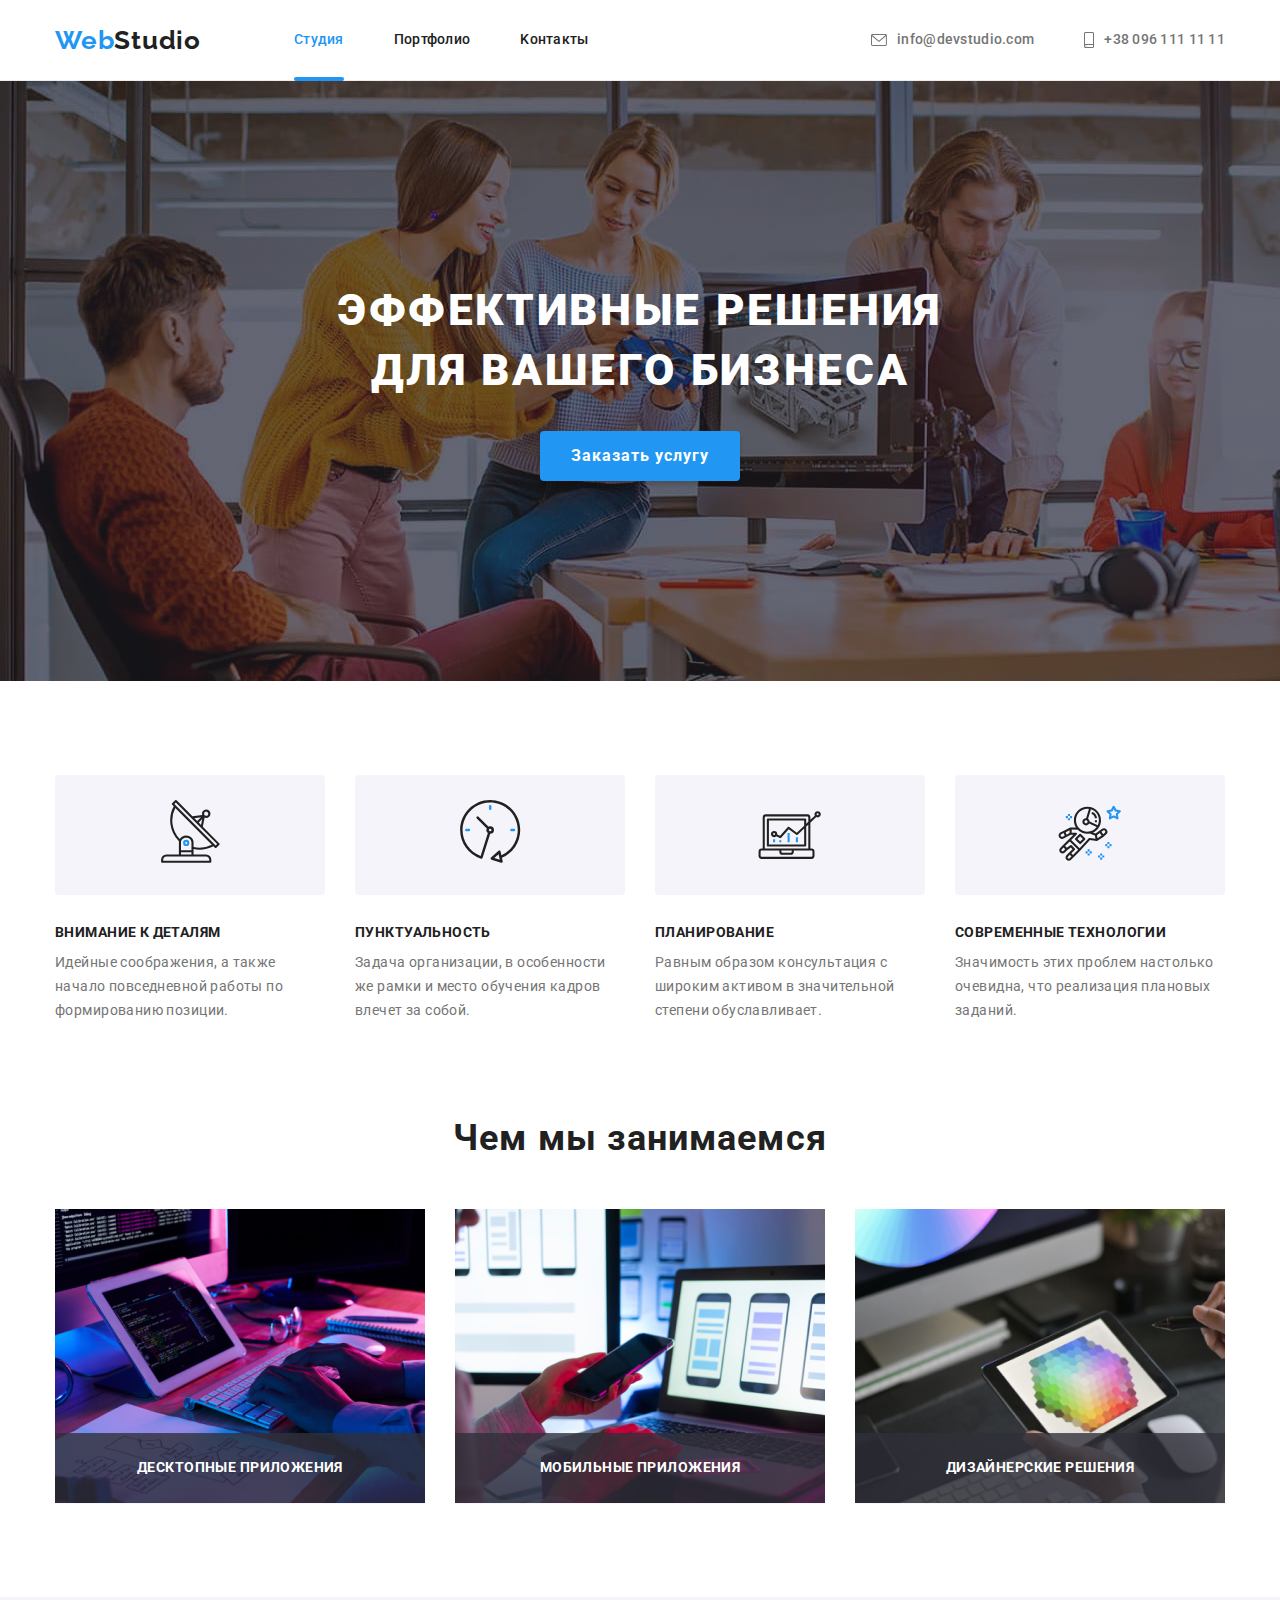
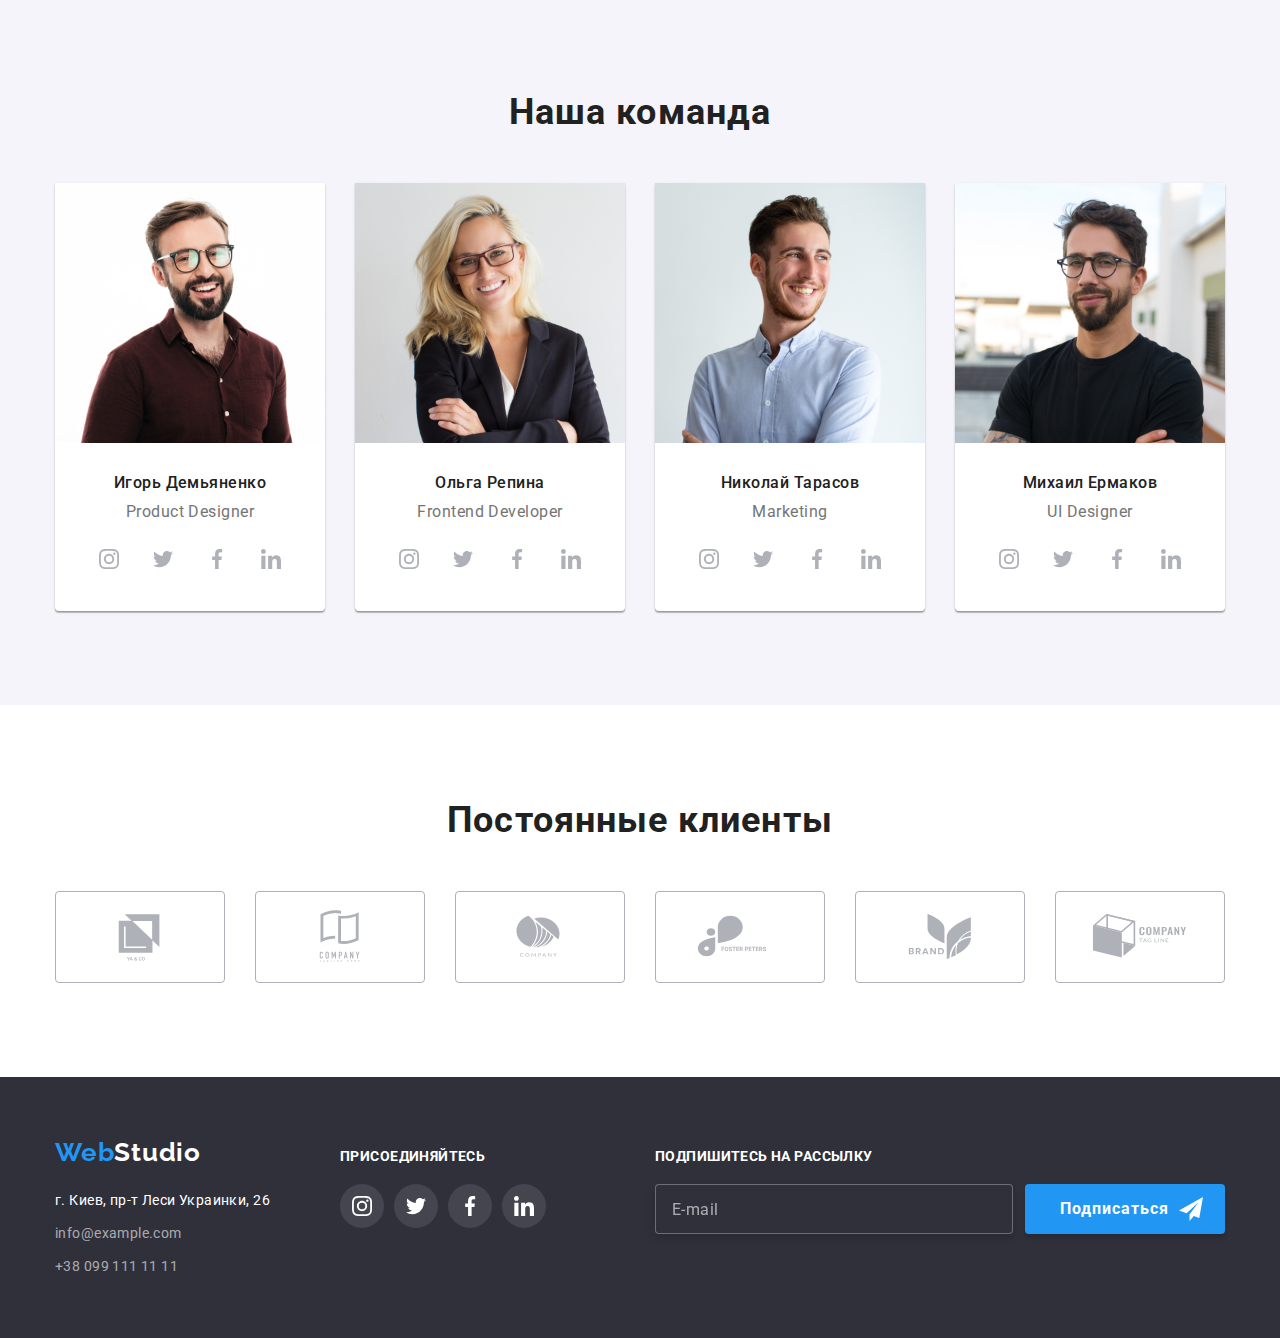
<file: index.html>
<!DOCTYPE html>
<html lang="ru">

<head>
  <link href="https://fonts.googleapis.com/css2?family=Raleway:wght@700&family=Roboto:wght@400;500;700;900&display=swap"
    rel="stylesheet" />
  <link rel="stylesheet"
    href="https://cdnjs.cloudflare.com/ajax/libs/modern-normalize/1.1.0/modern-normalize.min.css" />
  <link rel="stylesheet" type="text/css" href="./css/styles.css" />
  <title>WebStudio</title>
</head>

<body>
  <!-- HEADER-->
  <header class="header">
    <div class="container">
      <nav class="nav-header">
        <a href="index.html" class="logo-link"><span class="logo-accent">Web</span>Studio</a>
        <ul class="nav">
          <li class="nav-item">
            <a href="./index.html" class="nav-link current-link">Студия</a>
          </li>
          <li class="nav-item"><a href="./portfolio.html" class="nav-link">Портфолио</a></li>
          <li class="nav-item">
            <a href="" class="nav-link">Kонтакты</a>
          </li>
        </ul>
      </nav>
      <ul class="header-contacts">
        <li class="header-contacts-item">
          <a href="mailto:info@devstudio.com" class="header-contact">
            <svg class="header-icon" width="16px" height="12px">
              <use href="./imajes/sprite.svg#icon-envelope-hover"></use>
            </svg>info@devstudio.com
          </a>
        </li>
        <li class="header-contacts-item">
          <a href="tel:+380961111111" class="header-contact">
            <svg class="header-icon" width="10px" height="16px">
              <use href="./imajes/sprite.svg#icon-smartphone"></use>
            </svg>+38 096 111 11 11
          </a>
        </li>
      </ul>
    </div>
  </header>
  <!--Hero section-->
  <main>
    <section class="section hero">
      <div class="container">
        <h1 class="hero-title">Эффективные решения для вашего бизнеса</h1>
        <button data-modal-open type="button" class="button">Заказать услугу</button>
      </div>
    </section>

    <!--Our advantages-->
    <section class="advantag">
      <div class="container">
        <ul class="advantag-list">
          <li class="advantag-item">
            <div class="icon-background">
              <svg width="70px" height="70px">
                <use href="./imajes/sprite.svg#icon-antenna-1"></use>
              </svg>
            </div>
            <h3 class="advantag-title">Внимание к деталям</h3>
            <p class="advantag-text">
              Идейные соображения, а также начало повседневной работы по формированию позиции.
            </p>
          </li>
          <li class="advantag-item">
            <div class="icon-background">
              <svg width="70px" height="70px">
                <use href="./imajes/sprite.svg#icon-clock-1"></use>
              </svg>
            </div>
            <h3 class="advantag-title">Пунктуальность</h3>
            <p class="advantag-text">
              Задача организации, в особенности же рамки и место обучения кадров влечет за собой.
            </p>
          </li>
          <li class="advantag-item">
            <div class="icon-background">
              <svg width="70px" height="70px">
                <use href="./imajes/sprite.svg#icon-diagram-1"></use>
              </svg>
            </div>
            <h3 class="advantag-title">Планирование</h3>
            <p class="advantag-text">
              Равным образом консультация с широким активом в значительной степени обуславливает.
            </p>
          </li>
          <li class="advantag-item">
            <div class="icon-background">
              <svg width="70px" height="70px">
                <use href="./imajes/sprite.svg#icon-astronaut-1"></use>
              </svg>
            </div>
            <h3 class="advantag-title">Современные технологии</h3>
            <p class="advantag-text">
              Значимость этих проблем настолько очевидна, что реализация плановых заданий.
            </p>
          </li>
        </ul>
      </div>
    </section>
    <!--What are we doing-->
    <section class="doin">
      <div class="container">
        <h2 class="doin-title">Чем мы занимаемся</h2>
        <ul class="doin-list">
          <li class="doin-list-item">
            <img src="./imajes/table.jpg" alt="клавиатура" height="294" width="370" />
            <div class="doin-thumb">
              <p class="thumb-text">Десктопные приложения</p>
            </div>
          </li>
          <li class="doin-list-item">
            <img src="./imajes/phone.jpg" alt="телефон" height="294" width="370" />
            <div class="doin-thumb">
              <p class="thumb-text">Мобильные приложения</p>
            </div>
          </li>
          <li class="doin-list-item">
            <img src="./imajes/keyboard.jpg" alt="планшет" height="294" width="370" />
            <div class="doin-thumb">
              <p class="thumb-text">Дизайнерские решения</p>
            </div>
          </li>
        </ul>
      </div>
    </section>
    <!--team-->
    <section class="team">
      <div class="container">
        <h2 class="team-title">Наша команда</h2>
        <ul class="team-list">
          <li class="team-list-lastname">
            <img src="./imajes/img4.jpg" alt="игорь" width="270" height="260" />
            <div class="team-list-name">
              <h3 class="team-name">Игорь Демьяненко</h3>
              <p class="team-post">Product Designer</p>
              <ul class="social-list">
                <li class="social-item">
                  <a href="" class="social-link"><svg class="social-icon" width="20px" height="20px">
                      <use href="./imajes/sprite.svg#icon-instagram-2"></use>
                    </svg>
                  </a>
                </li>
                <li class="social-item">
                  <a href="" class="social-link"><svg class="social-icon" width="20px" height="20px">
                      <use href="./imajes/sprite.svg#icon-twitter-1"></use>
                    </svg>
                  </a>
                </li>
                <li class="social-item">
                  <a href="" class="social-link"><svg class="social-icon" width="20px" height="20px">
                      <use href="./imajes/sprite.svg#icon-facebook-1"></use>
                    </svg>
                  </a>
                </li>
                <li class="social-item">
                  <a href="" class="social-link"><svg class="social-icon" width="20px" height="20px">
                      <use href="./imajes/sprite.svg#icon-linkedin-1"></use>
                    </svg>
                  </a>
                </li>
              </ul>
            </div>
          </li>
          <li class="team-list-lastname">
            <img src="./imajes/img5.jpg" alt="ольга" width="270" height="260" />
            <div class="team-list-name">
              <h3 class="team-name">Ольга Репина</h3>
              <p class="team-post">Frontend Developer</p>
              <ul class="social-list">
                <li class="social-item">
                  <a href="" class="social-link">
                    <svg class="social-icon" width="20px" height="20px">
                      <use href="./imajes/sprite.svg#icon-instagram-2"></use>
                    </svg>
                  </a>
                </li>
                <li class="social-item">
                  <a href="" class="social-link">
                    <svg class="social-icon" width="20px" height="20px">
                      <use href="./imajes/sprite.svg#icon-twitter-1"></use>
                    </svg>
                  </a>
                </li>
                <li class="social-item">
                  <a href="" class="social-link">
                    <svg class="social-icon" width="20px" height="20px">
                      <use href="./imajes/sprite.svg#icon-facebook-1"></use>
                    </svg>
                  </a>
                </li>
                <li class="social-item">
                  <a href="" class="social-link"><svg class="social-icon" width="20px" height="20px">
                      <use href="./imajes/sprite.svg#icon-linkedin-1"></use>
                    </svg>
                  </a>
                </li>
              </ul>
            </div>
          </li>
          <li class="team-list-lastname">
            <img src="./imajes/img6.jpg" alt="николай" width="270" height="260" />
            <div class="team-list-name">
              <h3 class="team-name">Николай Тарасов</h3>
              <p class="team-post">Marketing</p>
              <ul class="social-list">
                <li class="social-item">
                  <a href="" class="social-link"><svg class="social-icon" width="20px" height="20px">
                      <use href="./imajes/sprite.svg#icon-instagram-2"></use>
                    </svg>
                  </a>
                </li>
                <li class="social-item">
                  <a href="" class="social-link"><svg class="social-icon" width="20px" height="20px">
                      <use href="./imajes/sprite.svg#icon-twitter-1"></use>
                    </svg>
                  </a>
                </li>
                <li class="social-item">
                  <a href="" class="social-link"><svg class="social-icon" width="20px" height="20px">
                      <use href="./imajes/sprite.svg#icon-facebook-1"></use>
                    </svg>
                  </a>
                </li>
                <li class="social-item">
                  <a href="" class="social-link"><svg class="social-icon" width="20px" height="20px">
                      <use href="./imajes/sprite.svg#icon-linkedin-1"></use>
                    </svg>
                  </a>
                </li>
              </ul>
            </div>
          </li>
          <li class="team-list-lastname">
            <img src="./imajes/img7.jpg" alt="михаил" width="270" height="260" />
            <div class="team-list-name">
              <h3 class="team-name">Михаил Ермаков</h3>
              <p class="team-post">UI Designer</p>
              <ul class="social-list">
                <li class="social-item">
                  <a href="" class="social-link">
                    <svg class="social-icon" width="20px" height="20px">
                      <use href="./imajes/sprite.svg#icon-instagram-2"></use>
                    </svg>
                  </a>
                </li>
                <li class="social-item">
                  <a href="" class="social-link">
                    <svg class="social-icon" width="20px" height="20px">
                      <use href="./imajes/sprite.svg#icon-twitter-1"></use>
                    </svg>
                  </a>
                </li>
                <li class="social-item">
                  <a href="" class="social-link">
                    <svg class="social-icon" width="20px" height="20px">
                      <use href="./imajes/sprite.svg#icon-facebook-1"></use>
                    </svg>
                  </a>
                </li>
                <li class="social-item">
                  <a href="" class="social-link">
                    <svg class="social-icon" width="20px" height="20px">
                      <use href="./imajes/sprite.svg#icon-linkedin-1"></use>
                    </svg>
                  </a>
                </li>
              </ul>
            </div>
          </li>
        </ul>
      </div>
    </section>
    <section class="clients">
      <div class="container">
        <h2 class="clients-title">Постоянные клиенты</h2>
        <ul class="clients-list">
          <li class="clients-item">
            <a href="" class="clients-link">
              <svg class="clients-icon" width="106px" height="60px">
                <use href="./imajes/sprite.svg#icon-yaco"></use>
              </svg>
            </a>
          </li>
          <li class="clients-item">
            <a href="" class="clients-link">
              <svg class="clients-icon" width="106px" height="60px">
                <use href="./imajes/sprite.svg#icon-tagline"></use>
              </svg>
            </a>
          </li>
          <li class="clients-item">
            <a href="" class="clients-link">
              <svg class="clients-icon" width="106px" height="60px">
                <use href="./imajes/sprite.svg#icon-company"></use>
              </svg>
            </a>
          </li>
          <li class="clients-item">
            <a href="" class="clients-link">
              <svg class="clients-icon" width="106px" height="60px">
                <use href="./imajes/sprite.svg#icon-foster"></use>
              </svg>
            </a>
          </li>
          <li class="clients-item">
            <a href="" class="clients-link">
              <svg class="clients-icon" width="106px" height="60px">
                <use href="./imajes/sprite.svg#icon-brand"></use>
              </svg>
            </a>
          </li>
          <li class="clients-item">
            <a href="" class="clients-link">
              <svg class="clients-icon" width="106" height="60">
                <use href="./imajes/sprite.svg#icon-tag"></use>
              </svg>
            </a>
          </li>
        </ul>
      </div>
    </section>
  </main>

  <!--FOOOOOOTEEEERRRRRR-->
  <footer class="footer-section">
    <div class="container footer">
      <div class="address-wrap">
        <a href="./index.html" class="footer-logo"><span class="logo-accent">Web</span>Studio</a>
        <address class="address">
          <span class="footer-text">г. Киев, пр-т Леси Украинки, 26</span>
          <a href="mailto:info@example.com" class="footer-contacts">info@example.com</a>
          <a href="tel:+380991111111" class="footer-contacts">+38 099 111 11 11</a>
        </address>
      </div>
      <div class="slogan-wrap">
        <h3 class="footer-slogan">Присоединяйтесь</h3>
        <ul class="social-list footer">
          <li class="social-item">
            <a href="" class="social-link footer">
              <svg class="social-icon" width="20px" height="20px">
                <use href="./imajes/sprite.svg#icon-instagram-2"></use>
              </svg>
            </a>
          </li>
          <li class="social-item">
            <a href="" class="social-link footer">
              <svg class="social-icon" width="20px" height="20px">
                <use href="./imajes/sprite.svg#icon-twitter-1"></use>
              </svg>
            </a>
          </li>
          <li class="social-item">
            <a href="" class="social-link footer"><svg class="social-icon" width="20px" height="20px">
                <use href="./imajes/sprite.svg#icon-facebook-1"></use>
              </svg>
            </a>
          </li>
          <li class="social-item">
            <a href="" class="social-link footer">
              <svg class="social-icon" width="20px" height="20px">
                <use href="./imajes/sprite.svg#icon-linkedin-1"></use>
              </svg>
            </a>
          </li>
        </ul>
      </div>
      <div class="footer-form">
        <h3 class="footer-slogan">Подпишитесь на рассылку</h3>
        <div class="footer-form-wrapper">
          <form class="label-footer">
            <input class="footer-input" type="email" name="footer-email" placeholder="E-mail" />
            <button type="submit" class="button footer-button">
              <span class="footer-button-title">Подписаться</span>
              <svg class="social-icon-sab" width="24px" height="24px">
                <use href="./imajes/sprite.svg#icon-icon-send"></use>
              </svg>

            </button>
          </form>
        </div>
      </div>
    </div>
  </footer>
  <!--MODAL-->
  <div data-modal class="backdrop is-hidden">
    <div class="modal">
      <button data-modal-close class="close-button">
        <svg class="icon-close" width="16px" height="16px">
          <use href="./imajes/sprite.svg#icon-close-black"></use>
        </svg>
      </button>
      <form class="form">
        <div class="form-content" role="group" aria-labelledby="contact-details-head">
          <p class="form-title" id="contact-details-head">
            Оставьте свои данные, мы вам перезвоним
          </p>
          <div class="form-field">
            <label class="form-label" for="name">Имя</label>
            <input class="form-input" name="name" type="text" id="name" autofocus />
            <svg class="input-icon" width="13px" height="13px">
              <use href="./imajes/sprite.svg#icon-persona"></use>
            </svg>
          </div>
          <div class="form-field">
            <label class="form-label" for="phone">Телефон</label>
            <input class="form-input" name="phone" type="tel" id="phone" />
            <svg class="input-icon" width="13px" height="13px">
              <use href="./imajes/sprite.svg#icon-phone"></use>
            </svg>
          </div>
          <div class="form-field">
            <label class="form-label" for="email">Почта</label>
            <input class="form-input" name="email" type="email" id="email" />
            <svg class="input-icon" width="15px" height="12px">
              <use class="use-icon" href="./imajes/sprite.svg#icon-mail"></use>
            </svg>
          </div>
          <div class="form-field">
            <label class="form-label" for="comment">Комментарий</label>
            <textarea class="form-comment" name="comment" id="comment" cols="30" rows="10"
              placeholder="Введите текст"></textarea>
          </div>
        </div>
        <div class="form-checkbox">
          <input class="checkbox" type="checkbox" name="checkbox" id="checkbox" />
          <label class="checkbox-label" for="checkbox">
            <svg class="checkbox-icon" width="16px" height="15px">
              <use href="./imajes/sprite.svg#icon-check-1"></use>
            </svg>
            <span class="checkbox-text">Соглашаюсь с рассылкой и принимаю<a class="checkbox-link" href="./">
                Условия договора</a>
            </span>
          </label>
        </div>
        <button class="button button-form-modal" type="submit">Отправить</button>
      </form>

    </div>
  </div>
  <script src="./js/modal.js"></script>
</body>

</html>
</file>
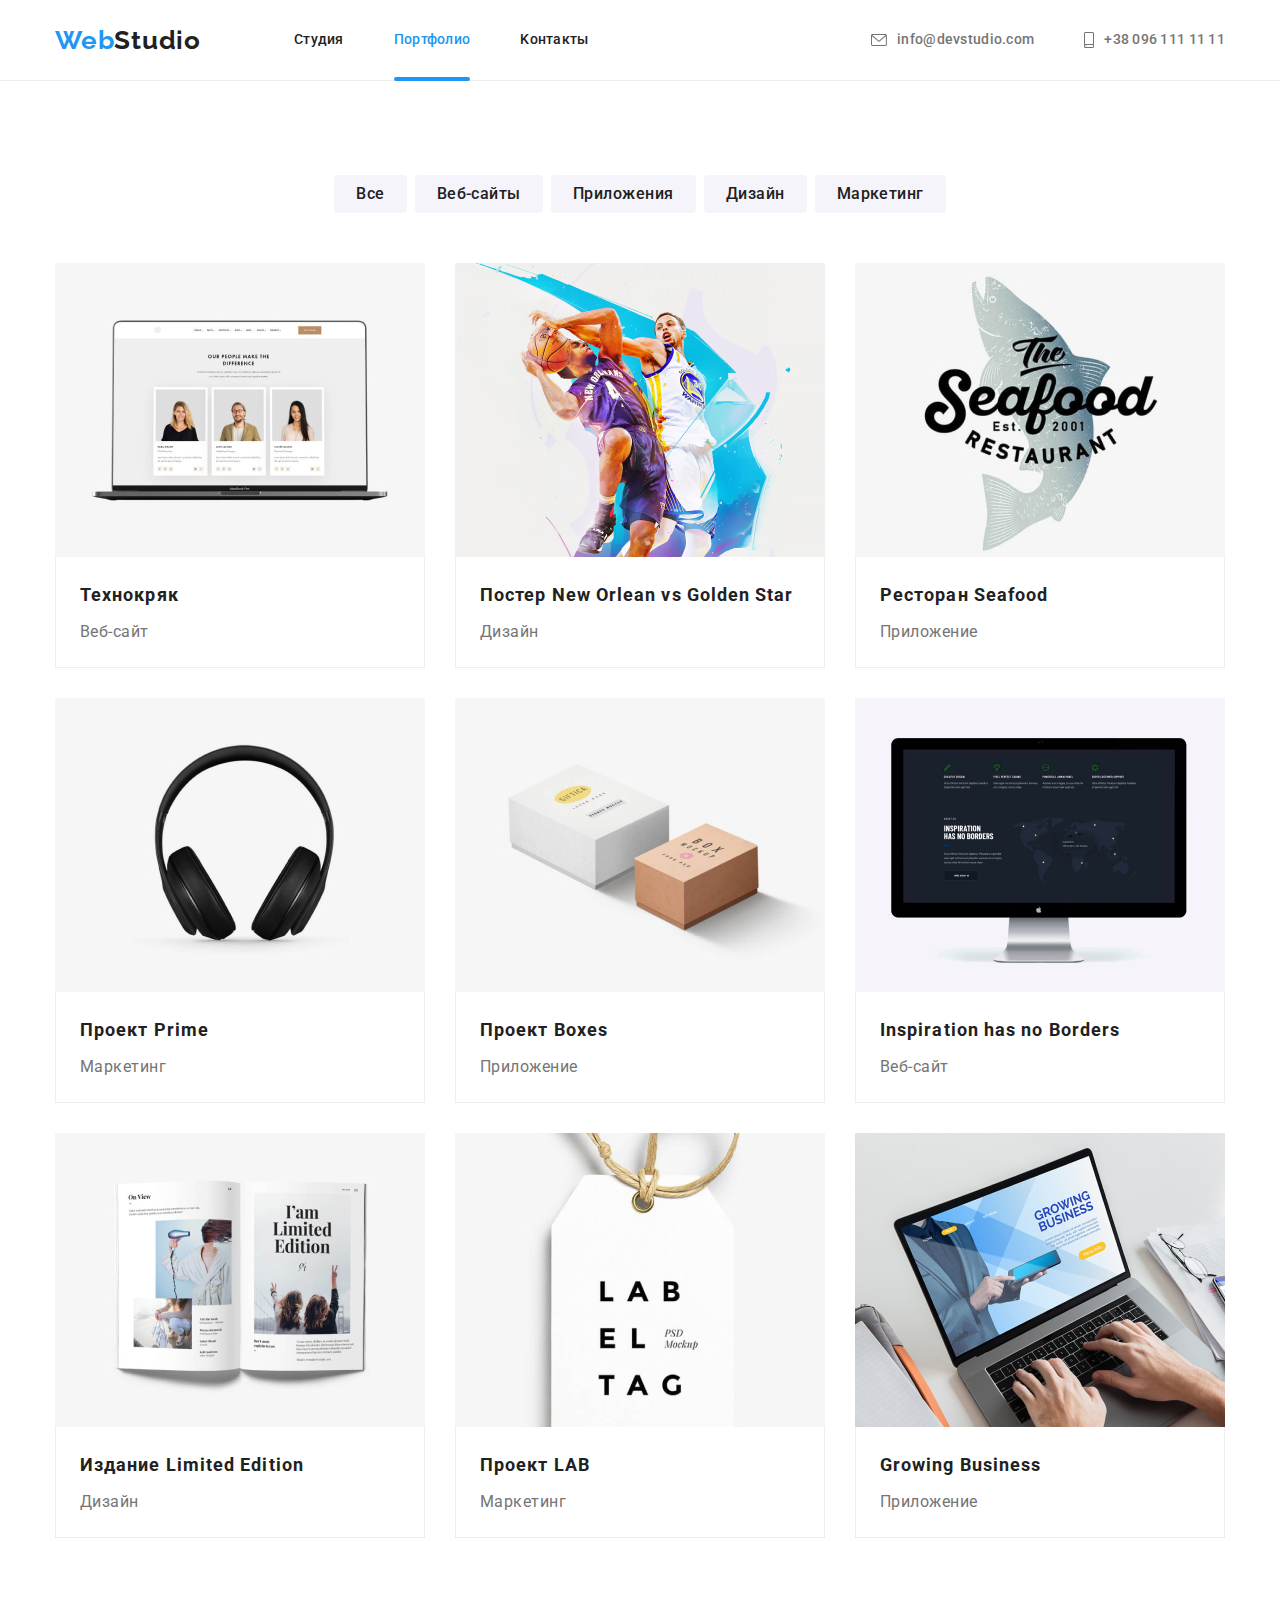
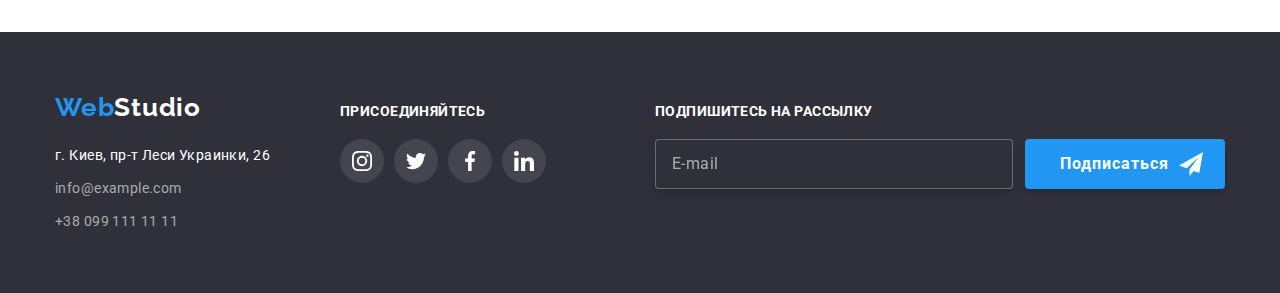
<file: portfolio.html>
<!DOCTYPE html>
<html lang="ru">

<head>
  <meta charset="UTF-8" />
  <meta http-equiv="X-UA-Compatible" content="IE=edge" />
  <meta name="viewport" content="width=device-width, initial-scale=1.0" />
  <link href="https://fonts.googleapis.com/css2?family=Raleway:wght@700&family=Roboto:wght@400;500;700;900&display=swap"
    rel="stylesheet" />
  <link rel="stylesheet"
    href="https://cdnjs.cloudflare.com/ajax/libs/modern-normalize/1.1.0/modern-normalize.min.css" />
  <link rel="stylesheet" type="text/css" href="./css/styles.css" />
  <title>portfolio</title>
</head>

<body>
  <!-- HEADER-->
  <header class="header">
    <div class="container">
      <nav class="nav-header">
        <a href="index.html" class="logo-link"><span class="logo-accent">Web</span>Studio</a>
        <ul class="nav">
          <li class="nav-item">
            <a href="./index.html" class="nav-link ">Студия</a>
          </li>
          <li class="nav-item"><a href="./portfolio.html" class="nav-link current-link">Портфолио</a></li>
          <li class="nav-item">
            <a href="" class="nav-link">Kонтакты</a>
          </li>
        </ul>
      </nav>
      <ul class="header-contacts">
        <li class="header-contacts-item">
          <a href="mailto:info@devstudio.com" class="header-contact">
            <svg class="header-icon" width="16px" height="12px">
              <use href="./imajes/sprite.svg#icon-envelope-hover"></use>
            </svg>info@devstudio.com
          </a>
        </li>
        <li class="header-contacts-item">
          <a href="tel:+380961111111" class="header-contact">
            <svg class="header-icon" width="10px" height="16px">
              <use href="./imajes/sprite.svg#icon-smartphone"></use>
            </svg>+38 096 111 11 11
          </a>
        </li>
      </ul>
    </div>
  </header>
  <!---Наши проекты-->
  <main>
    <section class="projects">
      <div class="container">
        <ul class="projects-filter">
          <li class="projects-item">
            <button type="button" class="projects-button">Все</button>
          </li>
          <li class="projects-item">
            <button type="button" class="projects-button">Веб-сайты</button>
          </li>
          <li class="projects-item">
            <button type="button" class="projects-button">Приложения</button>
          </li>
          <li class="projects-item">
            <button type="button" class="projects-button">Дизайн</button>
          </li>
          <li class="projects-item">
            <button type="button" class="projects-button">Маркетинг</button>
          </li>
        </ul>
        <ul class="projects-list">
          <li class="pro-item">
            <a class="pro-item-link" href="">
              <div class=pro-item-wrap><img src="./imajes/portfolip/tehno-criac.jpg" alt="технокряк" width="370px"
                  height="294px" />
                <p class="image-text">
                  Ресурс предлагает комплексные предложения с разным уровнем функционала и сервисов.
                  Все это позволит посетителю получить исчерпывающие сведения о компании или частном
                  лице.
                </p>
              </div>
              <div class="pro-item-title">
                <h2 class="projects-name">Технокряк</h2>
                <p class="projects-type">Веб-сайт</p>
              </div>
            </a>
          </li>
          <li class="pro-item">
            <a class="pro-item-link" href="">
              <div class=pro-item-wrap><img src="./imajes/portfolip/new-orlean.jpg" alt="баскетбол" width="370px"
                  height="294px" />
                <p class="image-text">
                  Ресурс предлагает комплексные предложения с разным уровнем функционала и сервисов.
                  Все это позволит посетителю получить исчерпывающие сведения о компании или частном
                  лице.
                </p>
              </div>
              <div class="pro-item-title">
                <h2 class="projects-name">Постер New Orlean vs Golden Star</h2>
                <p class="projects-type">Дизайн</p>
              </div>
            </a>
          </li>
          <li class="pro-item">
            <a class="pro-item-link" href="">
              <div class=pro-item-wrap><img src="./imajes/portfolip/seawood.jpg" alt="лого морского ресторана"
                  width="370px" height="294px" />
                <p class="image-text">
                  Ресурс предлагает комплексные предложения с разным уровнем функционала и сервисов.
                  Все это позволит посетителю получить исчерпывающие сведения о компании или частном
                  лице.
                </p>
              </div>
              <div class="pro-item-title">
                <h2 class="projects-name">Ресторан Seafood</h2>
                <p class="projects-type">Приложение</p>
              </div>
            </a>
          </li>
          <li class="pro-item">
            <a class="pro-item-link" href="">
              <div class=pro-item-wrap><img src="./imajes/portfolip/prime.jpg" alt="наушники" width="370px"
                  height="294px" />
                <p class="image-text">
                  Ресурс предлагает комплексные предложения с разным уровнем функционала и сервисов.
                  Все это позволит посетителю получить исчерпывающие сведения о компании или частном
                  лице.
                </p>
              </div>
              <div class="pro-item-title">
                <h2 class="projects-name">Проект Prime</h2>
                <p class="projects-type">Маркетинг</p>
              </div>
            </a>
          </li>
          <li class="pro-item">
            <a class="pro-item-link" href="">
              <div class=pro-item-wrap> <img src="./imajes/portfolip/boxes.jpg" alt="коробочки" width="370px"
                  height="294px" />
                <p class="image-text">
                  Ресурс предлагает комплексные предложения с разным уровнем функционала и сервисов.
                  Все это позволит посетителю получить исчерпывающие сведения о компании или частном
                  лице.
                </p>
              </div>
              <div class="pro-item-title">
                <h2 class="projects-name">Проект Boxes</h2>
                <p class="projects-type">Приложение</p>
              </div>
            </a>
          </li>
          <li class="pro-item">
            <a class="pro-item-link" href="">
              <div class=pro-item-wrap><img src="./imajes/portfolip/monitor.jpg" alt="монитор" width="370px"
                  height="294px" />
                <p class="image-text">
                  Ресурс предлагает комплексные предложения с разным уровнем функционала и сервисов.
                  Все это позволит посетителю получить исчерпывающие сведения о компании или частном
                  лице.
                </p>
              </div>
              <div class="pro-item-title">
                <h2 class="projects-name">Inspiration has no Borders</h2>
                <p class="projects-type">Веб-сайт</p>
              </div>
            </a>
          </li>
          <li class="pro-item">
            <a class="pro-item-link" href="">
              <div class=pro-item-wrap><img src="./imajes/portfolip/magazine.jpg" alt="журнал" width="370px"
                  height="294px" />
                <p class="image-text">
                  Ресурс предлагает комплексные предложения с разным уровнем функционала и сервисов.
                  Все это позволит посетителю получить исчерпывающие сведения о компании или частном
                  лице.
                </p>
              </div>
              <div class="pro-item-title">
                <h2 class="projects-name">Издание Limited Edition</h2>
                <p class="projects-type">Дизайн</p>
              </div>
            </a>
          </li>
          <li class="pro-item">
            <a class="pro-item-link" href="">
              <div class=pro-item-wrap><img src="./imajes/portfolip/label.jpg" alt="лейбла" width="370px"
                  height="294px" />
                <p class="image-text">
                  Ресурс предлагает комплексные предложения с разным уровнем функционала и сервисов.
                  Все это позволит посетителю получить исчерпывающие сведения о компании или частном
                  лице.
                </p>
              </div>
              <div class="pro-item-title">
                <h2 class="projects-name">Проект LAB</h2>
                <p class="projects-type">Маркетинг</p>
              </div>
            </a>
          </li>
          <li class="pro-item">
            <a class="pro-item-link" href="">
              <div class=pro-item-wrap>
                <img src="./imajes/portfolip/growing.jpg" alt="печатает на ноутбуке" width="370px" height="294px" />
                <p class="image-text">
                  Ресурс предлагает комплексные предложения с разным уровнем функционала и сервисов.
                  Все это позволит посетителю получить исчерпывающие сведения о компании или частном
                  лице.
                </p>
              </div>
              <div class="pro-item-title">
                <h2 class="projects-name">Growing Business</h2>
                <p class="projects-type">Приложение</p>
              </div>
            </a>
          </li>
        </ul>
      </div>
    </section>
  </main>
  <!--FOOOOOOTEEEERRRRRR-->
  <footer class="footer-section">
    <div class="container footer">
      <div class="address-wrap">
        <a href="./index.html" class="footer-logo"><span class="logo-accent">Web</span>Studio</a>
        <address class="address">
          <span class="footer-text">г. Киев, пр-т Леси Украинки, 26</span>
          <a href="mailto:info@example.com" class="footer-contacts">info@example.com</a>
          <a href="tel:+380991111111" class="footer-contacts">+38 099 111 11 11</a>
        </address>
      </div>
      <div class="slogan-wrap">
        <h3 class="footer-slogan">Присоединяйтесь</h3>
        <ul class="social-list footer">
          <li class="social-item">
            <a href="" class="social-link footer">
              <svg class="social-icon" width="20px" height="20px">
                <use href="./imajes/sprite.svg#icon-instagram-2"></use>
              </svg>
            </a>
          </li>
          <li class="social-item">
            <a href="" class="social-link footer">
              <svg class="social-icon" width="20px" height="20px">
                <use href="./imajes/sprite.svg#icon-twitter-1"></use>
              </svg>
            </a>
          </li>
          <li class="social-item">
            <a href="" class="social-link footer"><svg class="social-icon" width="20px" height="20px">
                <use href="./imajes/sprite.svg#icon-facebook-1"></use>
              </svg>
            </a>
          </li>
          <li class="social-item">
            <a href="" class="social-link footer">
              <svg class="social-icon" width="20px" height="20px">
                <use href="./imajes/sprite.svg#icon-linkedin-1"></use>
              </svg>
            </a>
          </li>
        </ul>
      </div>
      <div class="footer-form">
        <h3 class="footer-slogan">Подпишитесь на рассылку</h3>
        <div class="footer-form-wrapper">
          <form class="label-footer">
            <input class="footer-input" type="email" name="footer-email" placeholder="E-mail" />
            <button type="submit" class="button footer-button">
              <span class="footer-button-title">Подписаться</span>
              <svg class="social-icon-sab" width="24px" height="24px">
                <use href="./imajes/sprite.svg#icon-icon-send"></use>
              </svg>

            </button>
          </form>
        </div>
      </div>
    </div>
  </footer>
  </div>
  </footer>
</body>

</html>
</file>
<file: css/styles.css>
:root {
  --brand-color: #2196f3;
  --title-color: #212121;
  --text-color: #757575;
  --hero-color: #ffffff;
  --contact-color: rgba(255, 255, 255, 0.6);
  --main-background: #ffffff;
  --secondary-background: #f5f4fa;
  --icon-color: #AFB1B8;
  --bg-buttons-color-hover: rgba(33, 150, 243, 1);
  --transition-timing-function: cubic-bezier(0.4, 0, 0.2, 1);
  --transition-duration: 250ms
}

*,
*::before,
*::after {
  box-sizing: border-box;
}

body {
  color: var(--text-color);
  font-family: roboto, sans-serif;
}

ul {
  list-style: none;
  margin: 0px;
  padding: 0px;
}

h1,
h2,
h3,
h4,
h5,
h6 {
  margin: 0px;
}

p {
  margin: 0px;
}

img {
  display: block;
  max-width: 100%;
  height: auto;
}

.container {
  max-width: 1200px;
  margin: 0 auto;
  padding-left: 15px;
  padding-right: 15px;
}



/***:hover,
*:focus {
  transition-duration: 250ms;
  transition-timing-function: cubic-bezier(0.4, 0, 0.2, 1);
}




/* Header */
.header {
  border-bottom: 1px solid #ececec;
}

.header .container {
  display: flex;
}

.nav-header {
  display: flex;
  align-items: center;
}

.nav-item.nav-link {
  display: block;
  }

.nav-link {
  padding-top: 32px;
  padding-bottom: 32px;
}

.nav {
  display: flex;
}

.header-contacts {
  display: flex;
  align-items: center;
  margin-left: auto;
}

.logo-accent {
  color: var(--brand-color);
}

.logo-link {

  color: var(--title-color);
  display: block;
  margin-right: 93px;

  font-family: raleway, sans-serif;
  font-weight: 700;
  font-size: 26px;
  line-height: 1.19;
  letter-spacing: 0.03em;
  text-decoration: none;
}

.nav {
  color: var(--title-color);

  font-weight: 500;
  font-size: 14px;
  line-height: 1.14;
  letter-spacing: 0.02em;
  list-style: none;
}



.header.nav {
  flex-grow: 1;
}

.nav-item {
  position: relative;
  margin-right: 50px;
}

.nav-link {
  display: block;
  padding-top: 32px;
  padding-bottom: 32px;
  color: inherit;
  text-decoration: none;
  
  transition-duration: color var(--transition-duration) var(--transition-timing-function);
}



.nav-item:last-child {
  margin-right: 0;
}

.nav-link:hover,
.nav-link:focus,
.header-contact:hover,
.header-contact:focus {
  color: var(--brand-color);
  
}

.header-contacts-item {
  display: flex;
margin-right: 50px;
}

.header-contacts-item:last-child {
  margin-right: 0;
}
.header-contact {
  display: flex;
  align-items: center;
  color: var(--text-color);

  font-weight: 500;
  font-size: 14px;
  line-height: 1.14;
  letter-spacing: 0.02em;
  text-decoration: none;
 transition: color var(--transition-duration) var(--transition-timing-function);
  
}

.header-icon {
  margin-right: 10px;
  fill: currentColor;
}
.current-link {
  color: var(--brand-color);
}

.nav-link.current-link::after {
  position: absolute;
  content: '';
  left: 0;
  bottom: -1px;


  height: 4px;
  width: 100%;
  margin: 0;
  padding: 0;
  border-radius: 2px;
  background-color: var(--brand-color);
}

/* Hero */
.section.hero {
  max-width: 1600px;
  height: 600px;
  margin-left: auto;
  margin-right: auto;
  padding-top: 200px;
  padding-bottom: 200px;
  background-color: #2F303A;
  text-align: center;

  background-image: linear-gradient(to right, rgba(47, 48, 58, 0.4), rgba(47, 48, 58, 0.4)), url(../imajes/hero.jpg);
background-size: cover;
}

.container.hero-title { 
  text-align: center;
}

.hero-title {
  margin: 0 auto;
  max-width: 694px;
  max-height: 120px;
  
  margin-bottom: 30px;
  color: var(--hero-color);

  font-weight: 900;
  font-size: 44px;
  line-height: 1.36;
  text-align: center;
  letter-spacing: 0.06em;
  text-transform: uppercase;
}

.button {
  display: inline-block;
  width: 200px;
  height: 50px;

  color: var(--hero-color);
  background-color: var(--brand-color);

  font-weight: 700;
  font-size: 16px;
  line-height: 1.88;
  text-align: center;
  letter-spacing: 0.06em;
  background: #2196f3;
  box-shadow: 0px 4px 4px rgba(0, 0, 0, 0.15);
  border-radius: 4px;
  border: none;
  cursor: pointer;

  transition: background-color var(--transition-duration) var(--transition-timing-function);
}

.section.hero .button:hover{
background-color: #188CE8
}


/*Our advantages */
.advantag {
    padding-top: 94px;
    padding-bottom: 94px;
  background-color: var(--main-background);
}

.advantag-list {
  display: flex;
}

.advantag-item {
  width: 270px;
}

.advantag-item:not(:last-child) {
  margin-right: 30px;
}

.advantag-title {
  margin-bottom: 10px;
  color: var(--title-color);

  font-weight: 700;
  font-size: 14px;
  line-height: 1.14;
  letter-spacing: 0.03em;
  text-transform: uppercase;
}

.advantag-text {
  font-weight: 400;
  font-size: 14px;
  line-height: 1.71;
  letter-spacing: 0.03em;
}

.icon-background {
  display: flex;
  justify-content: center;
  align-items: center;
  width: 270px;
  height: 120px;
  margin-bottom: 30px;

  background: var(--secondary-background);
  border-radius: 4px;
}

/*Doing*/
.doin {
  padding-bottom: 94px;
  background-color: var(--main-background);
}

.doin-title {
  margin-bottom: 50px;
  color: var(--title-color);

  font-weight: 700;
  font-size: 36px;
  line-height: 1.17;
  text-align: center;
  letter-spacing: 0.03em;
}

.doin-list {
  display: flex;
  
  list-style: none;
}

.doin-list-item {
  position: relative;
  margin-right: 30px;
  
}


.doin-list-item:last-child {
  margin-right: 0;
}

.doin-thumb {
  position: absolute;
    display: flex;
    width: 100%;
    padding-top: 27px;
    padding-bottom: 27px;
    justify-content: center;
    align-items: center;
    color: var(--white-color);
    background-color: rgba(47, 48, 58, 0.8);
    font-weight: 700;
    font-size: 14px;
    line-height: 1.17;
    transform: translate(0px, -100%);
}

.thumb-text {
  color: var(--main-background);
  font-weight: 700;
  text-transform: uppercase;
  letter-spacing: 0.03em;
  font-size: 14px;
  line-height: 1.14;
}
/* Team */
.team {
  padding-top: 94px;
  padding-bottom: 94px;
  background-color: var(--secondary-background);
}

.team-title {
  margin-bottom: 50px;
  color: var(--title-color);

  font-weight: 700;
  font-size: 36px;
  line-height: 1.17;
  text-align: center;
  letter-spacing: 0.03em;
}

.team-list {
  display: flex;

  list-style: none;
}

.team-list-lastname {
    width: calc((100%-90)/4);
      margin-right: 30px;
    background-color: #ffffff;
      box-shadow: 0px 1px 3px rgba(0, 0, 0, 0.12),
        0px 1px 1px rgba(0, 0, 0, 0.14),
        0px 2px 1px rgba(0, 0, 0, 0.2);
      border-radius: 0px 0px 4px 4px;
    
}

.team-list-lastname:last-child {
  margin-right: 0;
}

.team-list-name {
  padding: 30px 10px 30px 10px;
}

.team-name {
  color: var(--title-color);
  margin-bottom: 10px;
  font-weight: 500;
  font-size: 16px;
  line-height: 1.19;
  text-align: center;
  letter-spacing: 0.03em;
}

.team-post {
  margin-bottom: 16px;

  font-weight: 400;
  font-size: 16px;
  line-height: 1.19;
  text-align: center;
  letter-spacing: 0.03em;
}



/** CLIENTS **/

.clients {
  padding: 94px 0;
}

.clients .container {
  text-align: center;
}

.clients-title {
  margin-bottom: 50px;
  font-family: 'Roboto';
  font-style: normal;
  font-weight: 700;
  font-size: 36px;
  line-height: 42px;
  text-align: center;
  letter-spacing: 0.03em;

  color: #212121;
}

.clients-list {
  display: flex;
  align-items: center;
  justify-content: center;
}



.clients-item:not(:last-child) {
  margin-right: 30px;
}

.clients-link {
  display: flex;
  align-items: center;
  justify-content: center;

  width: 170px;
  height: 92px;

  color: var(--icon-color);

  border: 1px solid #AFB1B8;
  border-radius: 4px;

  transition: cborder-color 2500ms cubic-bezier(0.4, 0, 0.2, 1),
    color 2500ms cubic-bezier(0.4, 0, 0.2, 1);
}
/**transition: color var(--transition-duration) var(--transition-timing-function),
border var(--transition-duration) var(--transition-timing-function);**/

.clients-icon {
  fill: currentColor;
  /**transition: var(--transition-duration) var(--transition-timing-function);*/
}

.clients-link:hover,
.clients-link:focus {
  border: 1px solid var(--brand-color);
  color: var(--brand-color);

}

/**.clients-icon:hover ,
.clients-icon:focus {
  fill: rgba(33, 150, 243, 1); 
  transition: fill var(--transition-duration) var(--transition-timing-function);
} **/
/* Footer */
.footer-section {
  background-color: #2F303A;
  padding: 60px 0px;
}

.footer-section .container {
  display: flex;
  align-items: baseline;
}


.footer-logo {
  display: block;
  margin-bottom: 20px;

  color: #FFFFFF;

  font-family: raleway, sans-serif;
  font-weight: 700;
  font-size: 26px;
  line-height: 1.19;
  letter-spacing: 0.03em;
  text-decoration: none;
}

.footer-text {
  display: block;
  line-height: 24px;
}

.address {

  color: #FFFFFF;

  font-style: normal;
  font-weight: 400;
  font-size: 14px;
  line-height: 1.71;
  letter-spacing: 0.03em;
}

.footer-contacts {
  display: flex;
  margin-top: 9px;
  line-height: 24px;
  color: rgba(255, 255, 255, 0.6);
  text-decoration: none;

  transition: background-color var(--transition-duration) var(--transition-timing-function);
}

.footer-contacts:hover,
.footer-contacts:focus {
  color: var(--brand-color);
}

.footer-slogan {
  color: var(--hero-color);
  font-weight: 700;
  font-size: 14px;
  line-height: 16px;
  text-transform: uppercase;
  letter-spacing: 0.03em;
}

.container.slogan-wrap {
  display: flex;
  align-items: center;
justify-content: center;
  
}

.social-list.footer {
  display: flex;
  margin-top: 20px;
}

.social-link.footer {
  color: var(--hero-color);
  background-color: rgba(255, 255, 255, 0.1);
  transition: background-color var(--transition-duration) var(--transition-timing-function);
}

.social-link.footer:hover,
.social-link.footer:focus {
  background-color: var(--brand-color);
}

.slogan-wrap {
  margin-left: 70px ;
  margin-right: auto;
}

.social-list {
  display: flex;
  justify-content: center;
  gap: 10px;
}

.social-link {
  display: flex;
  align-items: center;
  justify-content: center;

  width: 44px;
  height: 44px;

  color: var(--icon-color);

  border-radius: 50%;
  
  transition: background-color var(--transition-duration) var(--transition-timing-function),
  color var(--transition-duration) var(--transition-timing-function);
}

.social-icon {
  
  fill: currentColor;
}

.social-icon-sab {
  fill: currentColor;
  
}

.social-link:hover,
.social-link:focus {
  color: var(--main-background);
  background-color: var(--brand-color);
}


.footer-form-wrapper {
  display: flex;
  align-items: center;

  margin-top: 20px;
  
}

.footer-email-input:active {
  color:var(--brand-color);

  outline: none;
}

.footer-input:hover,
.footer-input:focus {
  border: 1px solid var(--brand-color);
  outline: none;
  /*outline-color: var(--brand-color);*/
}

.footer-input {
  width: 358px;
  height: 50px;
  padding-left: 16px;
  padding-top: 15px;
  padding-bottom: 15px;

  color: var(--hero-color);
  background-color: #2F303A;

  border: 1px solid rgba(255, 255, 255, 0.3);
  filter: drop-shadow(0px 4px 4px rgba(0, 0, 0, 0.15));
  border-radius: 4px;
  cursor: pointer;
  outline: none;
 /* outline: none;*/
  transition: border-color var(--transition-timing-function) var(--transition-duration), 
 /* outline-color var(--transition-timing-function) var(--transition-duration);*/
}

.footer-input::placeholder {
  font-size: 16px;
  line-height: 1.25;
  letter-spacing: 0.03em;

  color: rgba(255, 255, 255, 0.6);
  outline: none;
}

.footer-button {
  display: flex;
  align-items: center;
  margin-left: 12px;
  transition: box-shadow var(--transition-duration) var(--transition-timing-function),
      background-color var(--transition-duration) var(--transition-timing-function),
      color var(--transition-duration) var(--transition-timing-function);
}

.footer-button:hover {
  background-color: #188CE8
}

.footer-button-title {
  margin-left: 29px;
  margin-top: 10px;
  margin-bottom: 10px;
  margin-right: 10px;
}
 
.label-footer {
  display: flex;
}
/* Portfolio.html */
/*Projects */

  
.projects-button {
  padding: 6px 22px;
  color: var(--title-color);
  background-color: #f5f4fa;
  border-radius: 4px;
  border: 0;
  font-weight: 500;
  font-size: 16px;
  line-height: 1.62;
  text-align: center;
  letter-spacing: 0.03em;

  transition: box-shadow var(--transition-duration) var(--transition-timing-function),
              background-color var(--transition-duration) var(--transition-timing-function),
              color var(--transition-duration) var(--transition-timing-function);
}

.projects-item:not(:last-child) {
  margin-right: 8px;
}

.projects-filter {
  display: flex;
  justify-content: center;
    margin-top: 0px;
    margin-bottom: 50px;
}

.projects {
  padding-top: 94px;
  padding-bottom: 94px;
  
  margin-top: 0px;
  margin-bottom: 0px;
  padding-left: 0px;
}

.projects-button:hover,
.projects-button:focus {
  color: var(--hero-color);
  background-color: var(--brand-color);
  cursor: pointer;
}


.projects-list {
  display: flex;
  flex-wrap: wrap;
  margin: -15px;
  list-style: none;
}

.pro-item {
  margin: 15px;
  transition: box-shadow var(--transition-duration) var(--transition-timing-function);

}

 .pro-item-link {
  display: inline-block;
  text-decoration: none;
  transition: box-shadow var(--transition-duration) var(--transition-timing-function);
 }
 
.pro-item-link:hover,
.pro-item-link:focus {
  box-shadow: 0px 1px 1px rgba(0, 0, 0, 0.12), 0px 4px 4px rgba(0, 0, 0, 0.06),1px 4px 6px rgba(0, 0, 0, 0.16);
}

.pro-item a {
  display: inline-block

}

.pro-item-title {
  padding: 20px 24px 20px 24px;
    border-bottom: 1px solid #EEEEEE;
    border-left: 1px solid #EEEEEE;
    border-right: 1px solid #EEEEEE;
}

.projects-name {
  margin-bottom: 4px;
  color: var(--title-color);

  font-weight: 700;
  font-size: 18px;
  line-height: 2;
  letter-spacing: 0.06em;
}

.projects-type {
  font-family: 'Roboto';
  font-style: normal;
  font-weight: 400;
  font-size: 16px;
  line-height: 30px;
  letter-spacing: 0.03em;
  color: #757575;
}

.pro-item-wrap {
  position: relative;
  overflow: hidden;
}
.pro-item:hover .image-text,
.pro-item:focus .image-text {
  transform: none;
}


.image-text {
  position: absolute;
    top: 0;
    left: 0;
    width: 370px;
    height: 294px;
    font-size: 18px;
    line-height: 1.56;
    color: var(--secondary-background);
    padding: 63px 24px;
    margin-top: 0px;
    margin-bottom: 0px;
    transform: translateY(100%);
  
    background-color: rgba(33, 150, 243, 0.9);
  
    transition: transform var(--transition-duration) var(--transition-timing-function);
}


/*MODAL*/

.backdrop {
  position: fixed;
  top: 0;
  left: 0;

  width: 100%;
  height: 100%;

  opacity: 1;

  transition: opacity var(--transition-duration) var(--transition-timing-function);

  background: rgba(0, 0, 0, 0.2);
  z-index: 100;
}

.backdrop.is-hidden {
  opacity: 0;
  pointer-events: none;
  
}

.form-field:focus+.input-icon,
.form-field:hover+.input-icon {
  color: var(--brand-color);
  
}

.backdrop.is-hidden .modal {
  transform: translate(-50%, -50%) scale(0.9);
}

.modal {
  overflow: hidden;
  position: absolute;
  top: 50%;
  left: 50%;
  transform: translate(-50%, -50%) /*scale(1.1)*/;

  width: 528px;
  height: 581px;
  padding: 40px;
 border-radius: 4px;
  background-color: var(--main-background);

  transition: transform var(--transition-duration) var(--transition-timing-function);
}

.close-button {
  position: absolute;
  top: 8px;
  right: 8px;
  outline: none;
  width: 30px;
  height: 30px;

  background-color: var(--white-color);
  border: 1px solid rgba(0, 0, 0, 0.1);
  border-radius: 50%;
  cursor: pointer;

  transition: border-color var(--transition-duration) var(--transition-timing-function);
}

.icon-close {
  fill: var(--title-color);
  transition: fill 250ms var(--transition-timing-function);
}

.close-button:hover,
.close-button:focus {
  /* border-color: var(--brand-color); */
  color: var(--brand-color);
}

.close-button:hover .icon-close,
.close-button:focus .icon-close {
  fill: var(--brand-color);
}

.form {
  max-width: 448px;
  margin-left: auto;
  margin-right: auto;
}

/*.close-button:hover,
.icon-close:focus {
  border-color: var(--brand-color);
}*/

.form-title {
  width: 448px;
  margin-bottom: 12px;
  color: var(--title-color);
  font-weight: 700;
  font-size: 20px;
  line-height: 1.15;
  text-align: center;
  letter-spacing: 0.03em;
}

.form-field {
  position: relative;

  display: flex;
  flex-direction: column;
  
}

.form-field:not(:first-child) {
  margin-top: 10px;
}

.form-label {
  font-size: 12px;
  line-height: 1.17;
  letter-spacing: 0.01em;
}

.form-input {
  margin-top: 4px;
  padding-left: 42px;
  width: 448px;
  height: 40px;
  cursor: pointer;
  border: 1px solid rgba(33, 33, 33, 0.2);
  border-radius: 4px;

  transition: border-color var(--transition-timing-function) var(--transition-duration);
  /* outline-color var(--transition-timing-function) var(--transition-duration);*/
  outline: none;
}



.form-comment:hover {
  border-color: var(--brand-color);
  outline: none;
}

.form-input:focus-within,
.form-comment:focus-within {
  outline: none;
 /* outline-color: var(--brand-color);*/
  border-color: var(--brand-color);
}

.form-input:focus+.input-icon,
.form-input:hover+.input-icon {
  fill: var(--brand-color);
  
}

.form-input:focus,
.form-input:hover {
  border-color: var(--brand-color);
  outline: none;
}


.button-form-modal {
  display: block;
  margin: auto;
  margin-top: 30px;
}

.button-form-modal:hover,
.button-form-modal:focus {
  background-color: #188CE8;
}

.form-input:hover+.icon-input,
.form-input:focus+.input-icon {
  fill: var(--brand-color);
  
}

.input-icon {
  position: absolute;
  top: 55%;
  left: 15px;
  
  fill: var(--title-color);

  transition: fill var(--transition-timing-function) var(--transition-duration);
}

.close-button svg {
  margin-top: 4px;
}
.form-input:focus-within+ .input-icon {
  fill: var(--brand-color);
  
}



.form-input:hover-within+.input-icon {
  fill: var(--brand-color);
  
}

/*.form-input:hover {
  border: 1px solid hsla(0, 0%, 0%, .4);
  outline: none;
}*/

 


.form-comment {
  margin-top: 4px;
  padding: 12px 16px;
  width: 448px;
  height: 120px;
  
  border: 1px solid rgba(33, 33, 33, 0.2);
  border-radius: 4px;
  cursor: pointer;
  resize: none;
outline: none;
  transition: border-color var(--transition-timing-function) var(--transition-duration), 
  /*outline-color var(--transition-timing-function) var(--transition-duration);*/ 
}

.form-comment::placeholder {
  font-size: 14px;
  line-height: 1.14;
  letter-spacing: 0.01em;
  color: rgba(117, 117, 117, 0.5);
  outline: none;
}

.form-checkbox {
  padding-left: 12px;
  margin-top: 20px;
 outline: none;
}

.checkbox-text {
  display: block;

  font-size: 14px;
  line-height: 1.71;
  letter-spacing: 0.03em;
}

.checkbox-link {
  outline: none;
  color: var(--brand-color);
}

.checkbox {
  position: absolute;
  width: 1px;
  height: 1px;
  margin: -1px;
  border: 0px;
  padding: 0px;
  clip: rect(0 0 0 0);
  overflow: hidden;
outline: none;
}

.checkbox-label {
  display: flex;
  align-items: center;
  text-align: center;
}

.checkbox-icon {
  margin-right: 8px;
  border-radius: 2px;
  border: 2px solid var(--title-color);
}

.checkbox:checked+.checkbox-label>.checkbox-icon {
  background-color: var(--brand-color);
  border-color: var(--brand-color);
  background-origin: border-box;
}

.checkbox:focus+.checkbox-label>.checkbox-icon {
 
  border-color: var(--brand-color);
  
}

.checkbox:hover {
  border-color: var(--brand-color);
}

.checkbox:checked+.checkbox-label>.checkbox-icon {
  background-color: var(--bg-buttons-color-hover);
  border-color: var(--bg-buttons-color-hover);
  background-origin: border-box;

  transition: background-color 250ms cubic-bezier(0.4, 0, 0.2, 1), border-color 250ms cubic-bezier(0.4, 0, 0.2, 1);
}

.checkbox-icon:hover {
  border-color: var(--brand-color);
}
</file>
